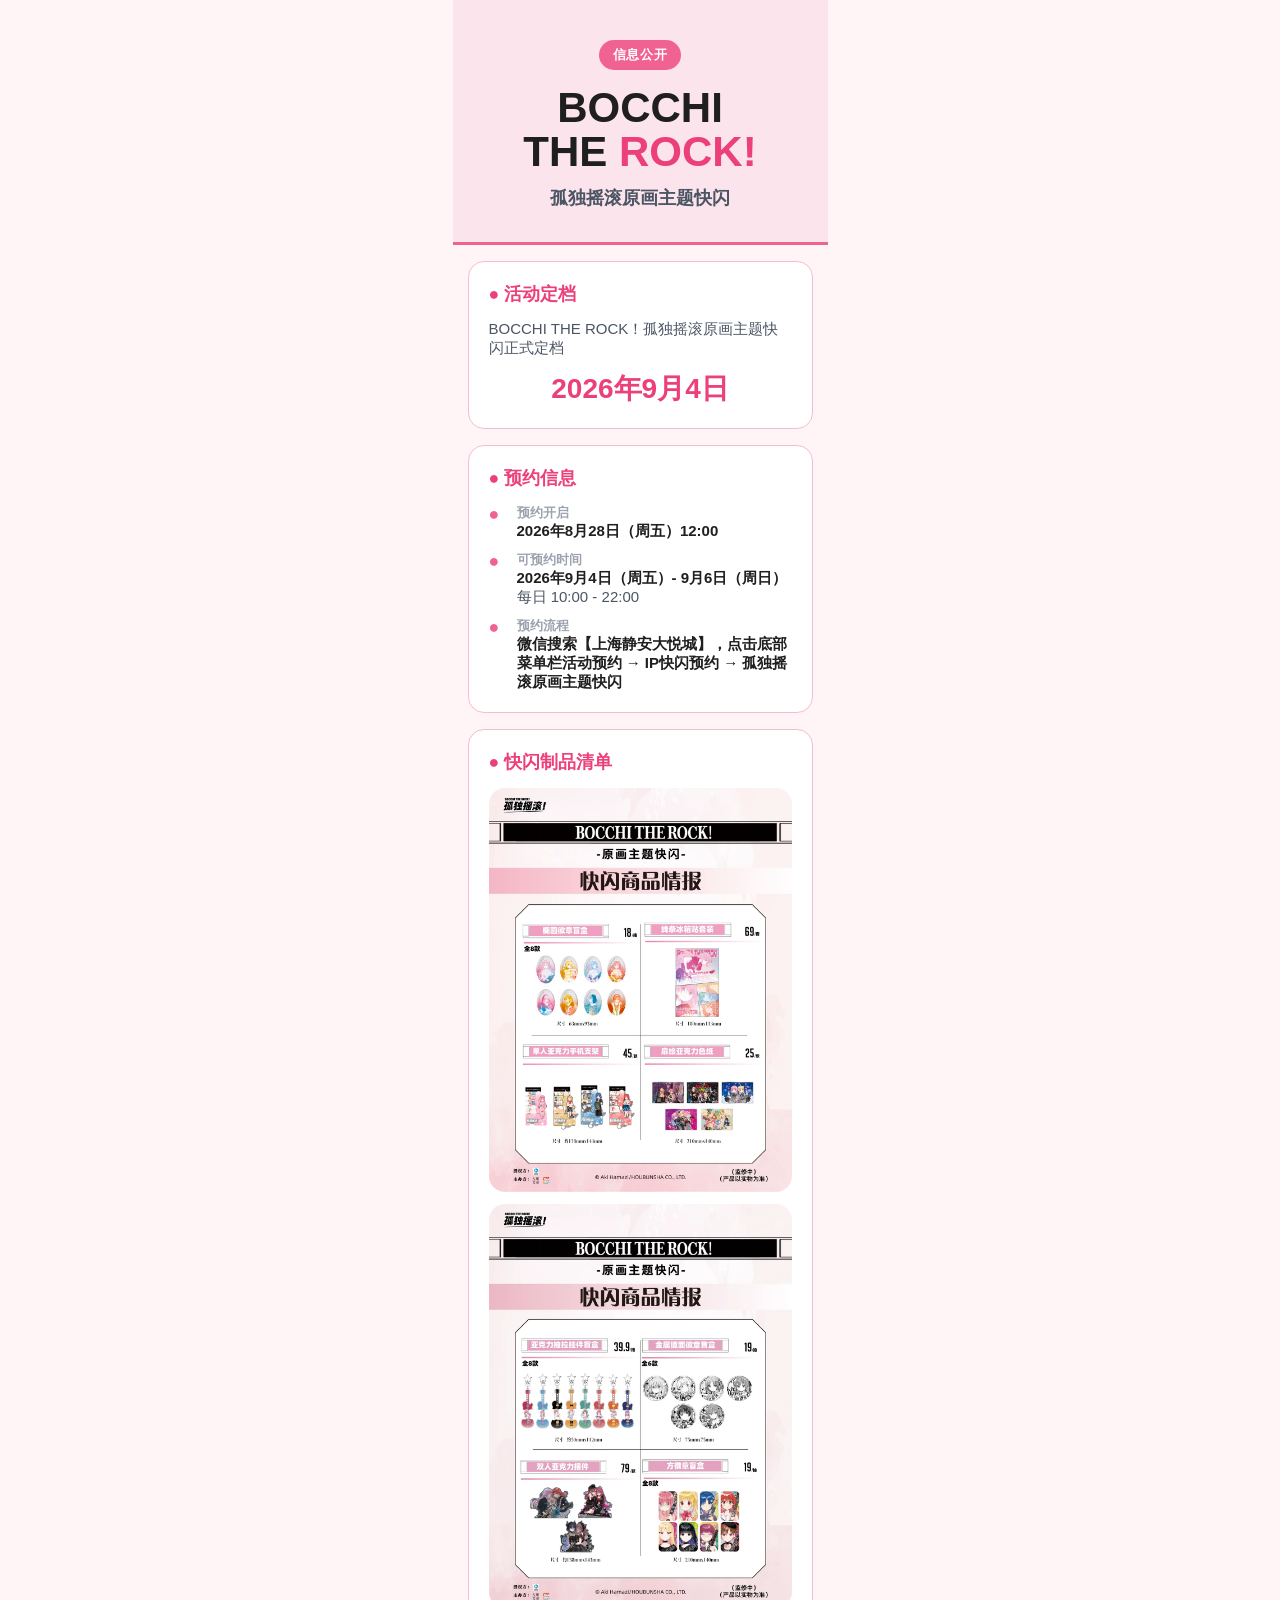
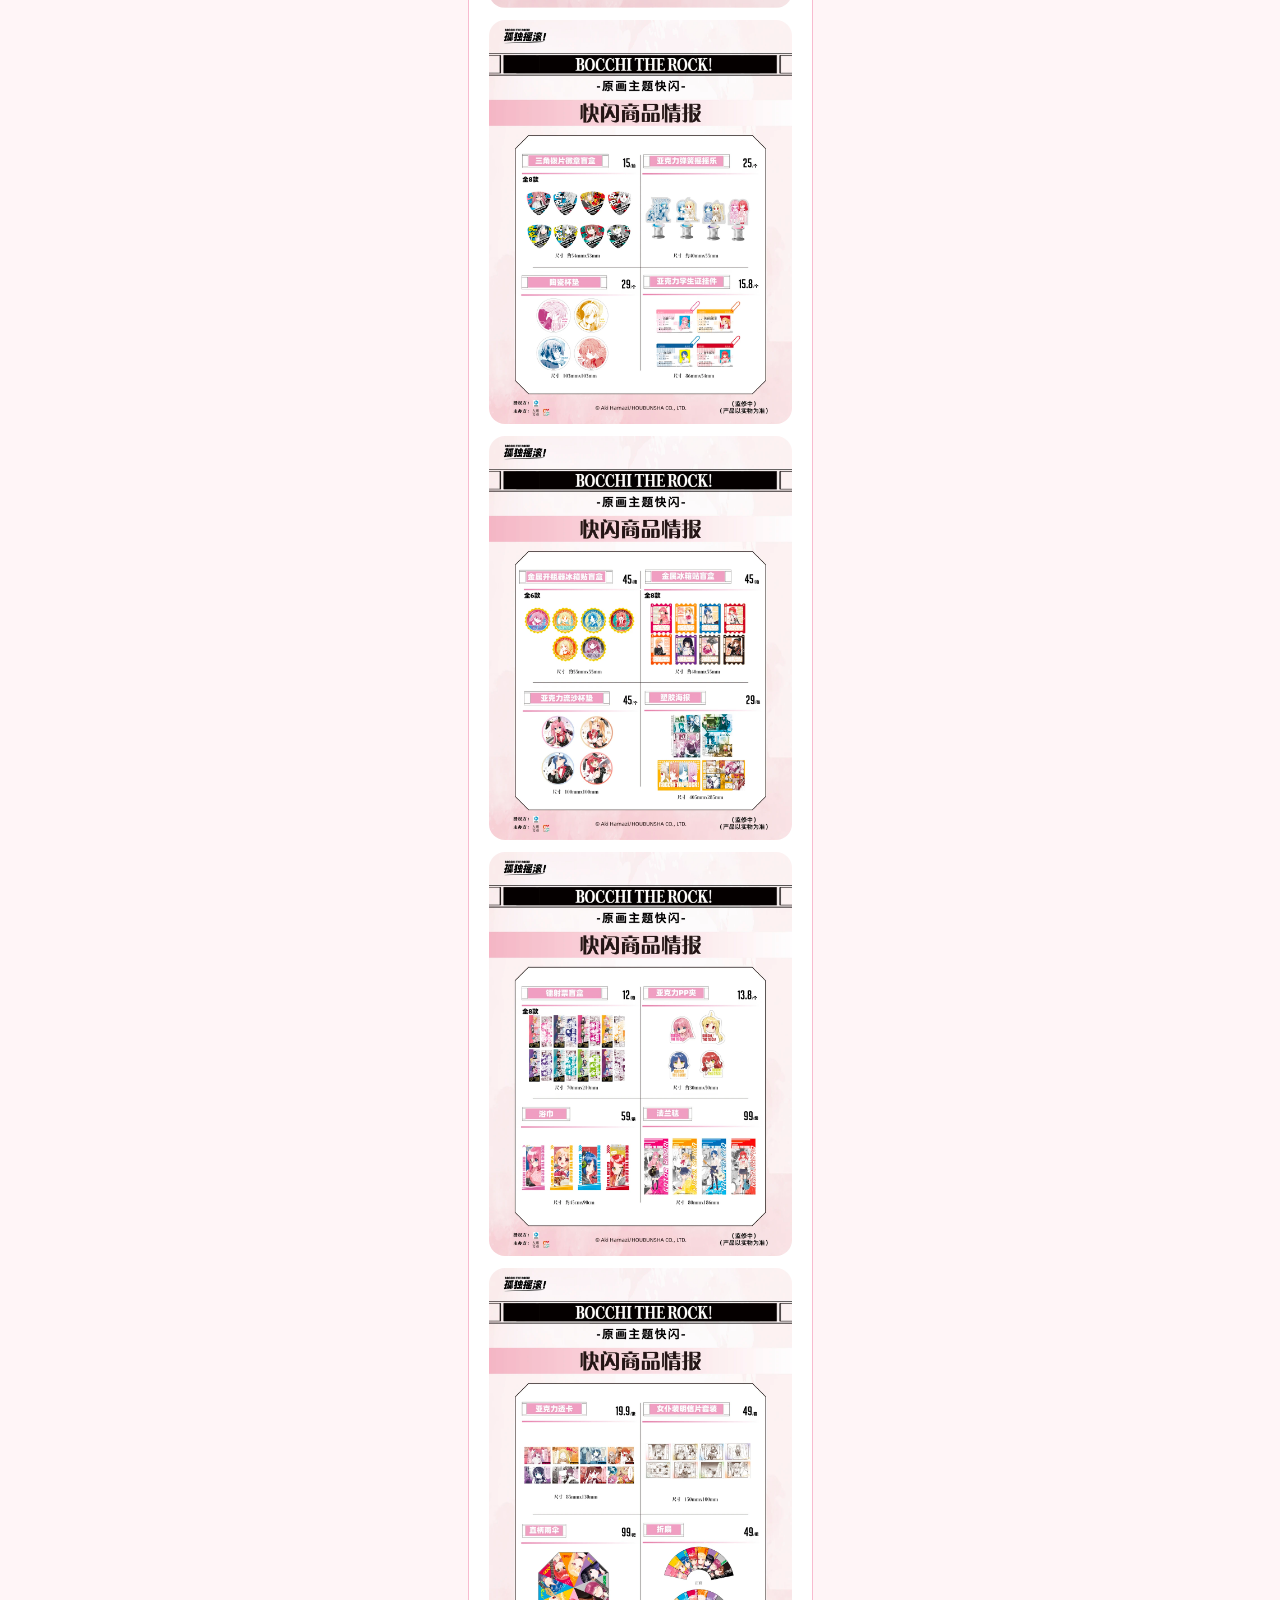
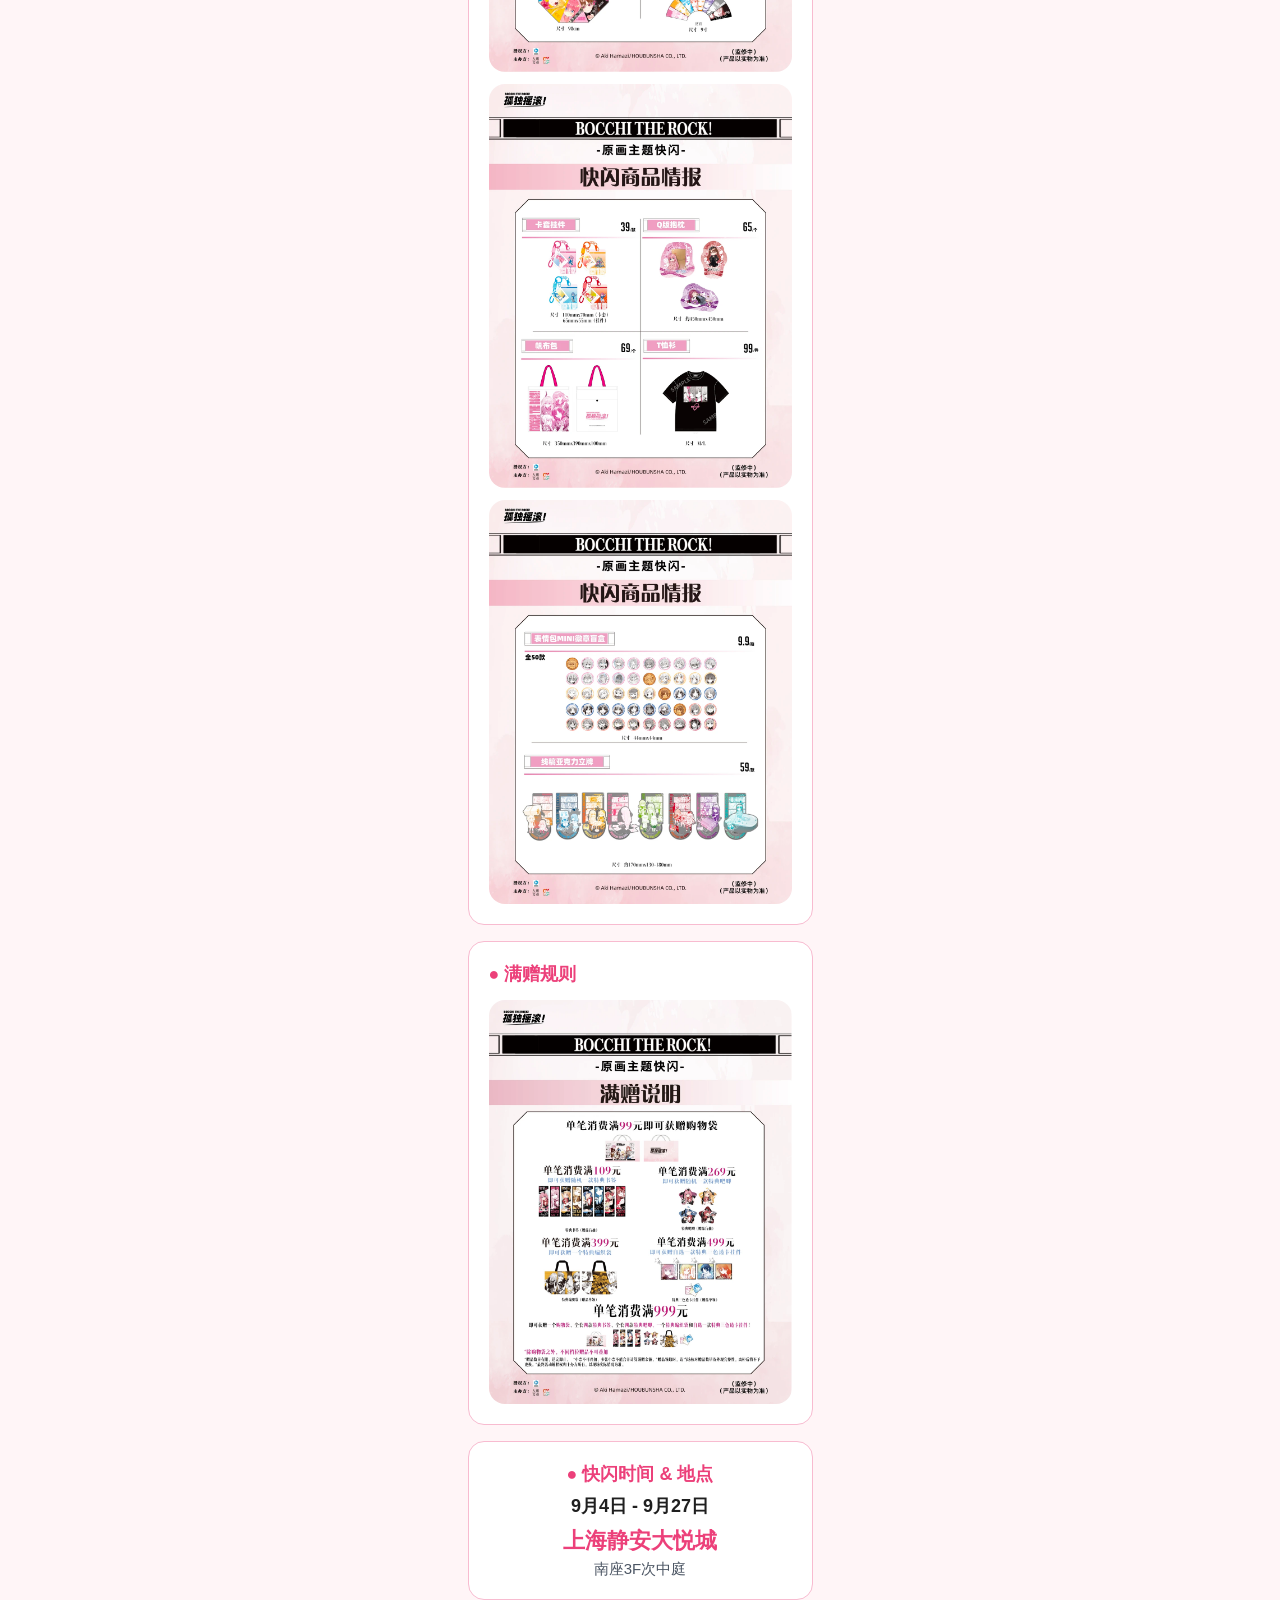
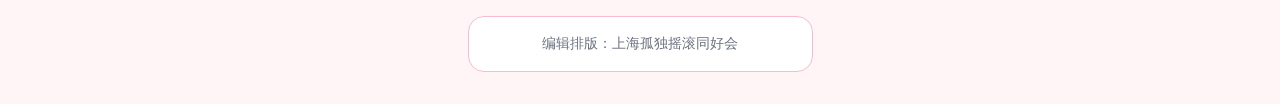
<file: index.html>
<!DOCTYPE html>
<html>
<head>
<meta charset="UTF-8">
<meta name="viewport" content="width=device-width, initial-scale=1.0">
<title>孤独摇滚原画主题快闪</title>
</head>
<body style="margin:0;padding:0;background:#FFF5F7;font-family:PingFang SC,Microsoft YaHei,sans-serif;">
<table width="100%" border="0" cellspacing="0" cellpadding="0" style="background:#FFF5F7;">
  <tr>
    <td align="center">
      <table width="100%" border="0" cellspacing="0" cellpadding="0" style="background:#FFF5F7;max-width:375px;">
        <tr>
          <td align="center" style="background:#FCE4EC;padding:40px 5% 32px;border-bottom:3px solid #F06292;">
            <div style="display:inline-block;background:#F06292;color:#FFFFFF;padding:6px 14px;border-radius:9999px;font-size:13px;font-weight:700;letter-spacing:0.04em;margin-bottom:16px;">信息公开</div>
            <div style="font-size:42px;font-weight:900;line-height:1.05;color:#1F1F1F;">BOCCHI<br>THE <span style="color:#EC407A;">ROCK!</span></div>
            <div style="font-size:18px;font-weight:700;color:#4B5563;margin-top:12px;">孤独摇滚原画主题快闪</div>
          </td>
        </tr>
        <tr>
          <td style="padding:16px 4% 0;">
            <table width="100%" border="0" cellspacing="0" cellpadding="0" style="background:#FFFFFF;border-radius:16px;border:1px solid #F8BBD0;">
              <tr><td style="padding:20px;">
                <div style="font-size:18px;font-weight:800;color:#EC407A;margin-bottom:14px;">● 活动定档</div>
                <div style="font-size:15px;color:#4B5563;margin-bottom:12px;">BOCCHI THE ROCK！孤独摇滚原画主题快闪正式定档</div>
                <div style="font-size:28px;font-weight:900;color:#EC407A;text-align:center;">2026年9月4日</div>
              </td></tr>
            </table>
          </td>
        </tr>
        <tr>
          <td style="padding:16px 4% 0;">
            <table width="100%" border="0" cellspacing="0" cellpadding="0" style="background:#FFFFFF;border-radius:16px;border:1px solid #F8BBD0;">
              <tr><td style="padding:20px;">
                <div style="font-size:18px;font-weight:800;color:#EC407A;margin-bottom:14px;">● 预约信息</div>
                <table width="100%" border="0" cellspacing="0" cellpadding="0" style="margin-bottom:10px;">
                  <tr>
                    <td width="28" valign="top" style="color:#F06292;font-size:18px;">●</td>
                    <td valign="top">
                      <div style="font-size:13px;color:#9CA3AF;font-weight:600;">预约开启</div>
                      <div style="font-size:15px;color:#1F1F1F;font-weight:600;">2026年8月28日（周五）12:00</div>
                    </td>
                  </tr>
                </table>
                <table width="100%" border="0" cellspacing="0" cellpadding="0" style="margin-bottom:10px;">
                  <tr>
                    <td width="28" valign="top" style="color:#F06292;font-size:18px;">●</td>
                    <td valign="top">
                      <div style="font-size:13px;color:#9CA3AF;font-weight:600;">可预约时间</div>
                      <div style="font-size:15px;color:#1F1F1F;font-weight:600;">2026年9月4日（周五）- 9月6日（周日）</div>
                      <div style="font-size:15px;color:#4B5563;">每日 10:00 - 22:00</div>
                    </td>
                  </tr>
                </table>
                <table width="100%" border="0" cellspacing="0" cellpadding="0">
                  <tr>
                    <td width="28" valign="top" style="color:#F06292;font-size:18px;">●</td>
                    <td valign="top">
                      <div style="font-size:13px;color:#9CA3AF;font-weight:600;">预约流程</div>
                      <div style="font-size:15px;color:#1F1F1F;font-weight:600;">微信搜索【上海静安大悦城】，点击底部菜单栏活动预约 → IP快闪预约 → 孤独摇滚原画主题快闪</div>
                    </td>
                  </tr>
                </table>
              </td></tr>
            </table>
          </td>
        </tr>
        <tr>
          <td style="padding:16px 4% 0;">
            <table width="100%" border="0" cellspacing="0" cellpadding="0" style="background:#FFFFFF;border-radius:16px;border:1px solid #F8BBD0;">
              <tr><td style="padding:20px;">
                <div style="font-size:18px;font-weight:800;color:#EC407A;margin-bottom:14px;">● 快闪制品清单</div>
                <div style="margin-bottom:12px;"><img src="./assets/goods-1.png" width="100%" style="display:block;border-radius:16px;"></div>
                <div style="margin-bottom:12px;"><img src="./assets/goods-2.png" width="100%" style="display:block;border-radius:16px;"></div>
                <div style="margin-bottom:12px;"><img src="./assets/goods-3.png" width="100%" style="display:block;border-radius:16px;"></div>
                <div style="margin-bottom:12px;"><img src="./assets/goods-4.png" width="100%" style="display:block;border-radius:16px;"></div>
                <div style="margin-bottom:12px;"><img src="./assets/goods-5.png" width="100%" style="display:block;border-radius:16px;"></div>
                <div style="margin-bottom:12px;"><img src="./assets/goods-6.png" width="100%" style="display:block;border-radius:16px;"></div>
                <div style="margin-bottom:12px;"><img src="./assets/goods-7.png" width="100%" style="display:block;border-radius:16px;"></div>
                <div style="margin-bottom:0;"><img src="./assets/goods-8.png" width="100%" style="display:block;border-radius:16px;"></div>
              </td></tr>
            </table>
          </td>
        </tr>
        <tr>
          <td style="padding:16px 4% 0;">
            <table width="100%" border="0" cellspacing="0" cellpadding="0" style="background:#FFFFFF;border-radius:16px;border:1px solid #F8BBD0;">
              <tr><td style="padding:20px;">
                <div style="font-size:18px;font-weight:800;color:#EC407A;margin-bottom:14px;">● 满赠规则</div>
                <img src="./assets/gift-rules.png" width="100%" style="display:block;border-radius:16px;">
              </td></tr>
            </table>
          </td>
        </tr>
        <tr>
          <td style="padding:16px 4% 0;">
            <table width="100%" border="0" cellspacing="0" cellpadding="0" style="background:#FFFFFF;border-radius:16px;border:1px solid #F8BBD0;text-align:center;">
              <tr><td style="padding:20px;">
                <div style="font-size:18px;font-weight:800;color:#EC407A;margin-bottom:8px;">● 快闪时间 & 地点</div>
                <div style="font-size:18px;font-weight:700;color:#1F1F1F;">9月4日 - 9月27日</div>
                <div style="font-size:22px;font-weight:800;color:#EC407A;margin:8px 0 4px;">上海静安大悦城</div>
                <div style="font-size:15px;color:#4B5563;">南座3F次中庭</div>
              </td></tr>
            </table>
          </td>
        </tr>
        <tr>
          <td style="padding:16px 4% 0;">
            <table width="100%" border="0" cellspacing="0" cellpadding="0" style="background:#FFFFFF;border-radius:16px;border:1px solid #F8BBD0;text-align:center;">
              <tr><td style="padding:18px;">
                <div style="font-size:14px;color:#6B7280;">编辑排版：上海孤独摇滚同好会</div>
              </td></tr>
            </table>
          </td>
        </tr>
        <tr><td style="height:32px;"></td></tr>
      </table>
    </td>
  </tr>
</table>
</body>
</html>
</file>
